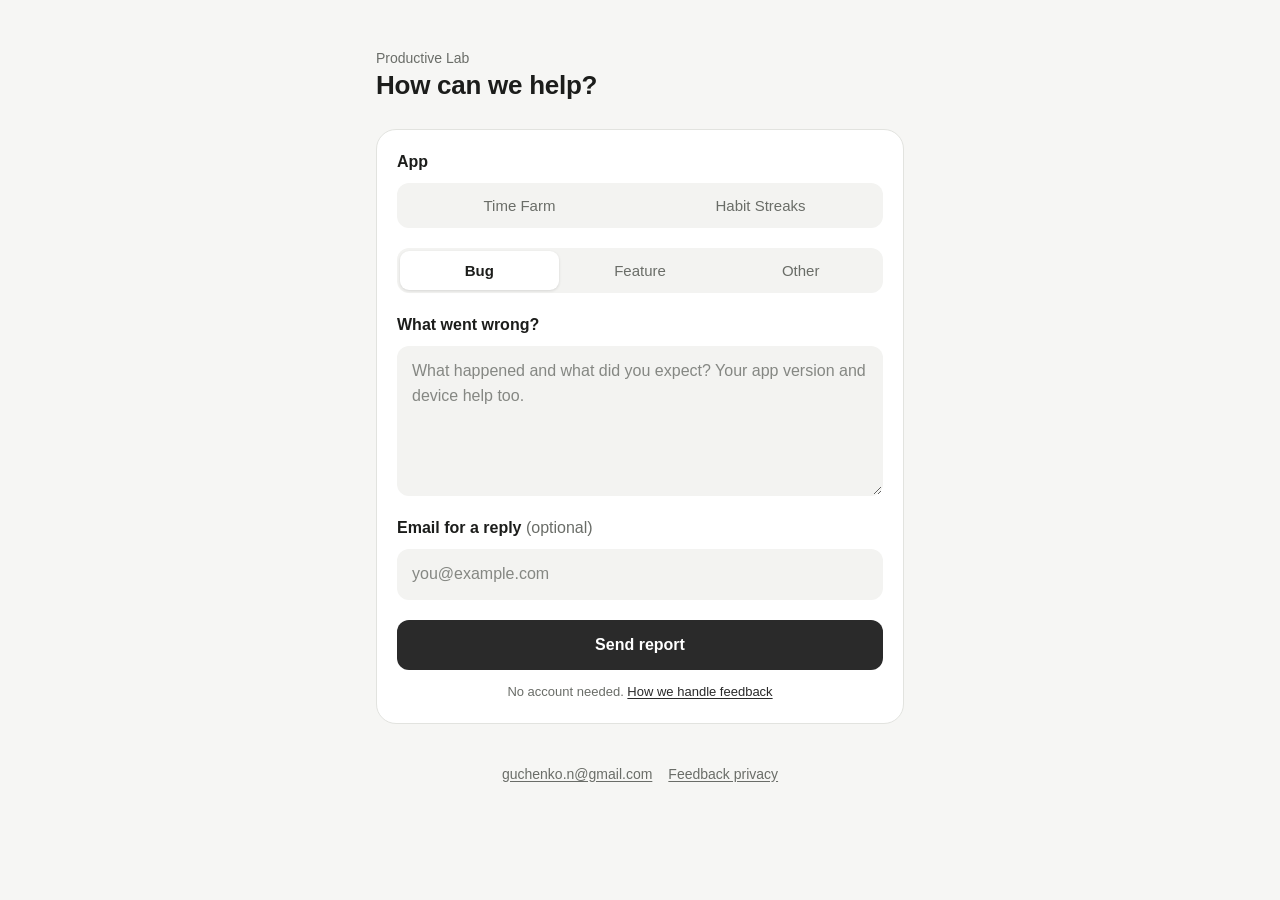
<file: docs/index.html>
<!doctype html>
<html lang="en">
<head>
<meta charset="utf-8">
<meta name="viewport" content="width=device-width,initial-scale=1">
<title>Support</title>
<meta name="description" content="Report a bug, request a feature or contact the developer of Time Farm and Habit Streaks.">
<link rel="stylesheet" href="assets/support.css">
<script>
  // Theme the page before first paint, so the right colors and FAQ show at once.
  (function (params) {
    var app = params.get('app');
    if (app === 'time-farm' || app === 'habit-streaks') document.documentElement.dataset.app = app;
  })(new URLSearchParams(location.search));
</script>
</head>
<body>
<main>
  <header class="brand">
    <img id="app-icon" alt="" width="56" height="56">
    <div>
      <p id="app-name">Productive Lab</p>
      <h1>How can we help?</h1>
    </div>
  </header>

  <form id="feedback-form" class="card" novalidate>
    <fieldset id="feedback-fields">
      <div id="app-picker" class="field" hidden>
        <span class="label" id="app-picker-label">App</span>
        <div class="seg" role="radiogroup" aria-labelledby="app-picker-label">
          <input type="radio" name="appChoice" id="app-time-farm" value="time-farm"><label for="app-time-farm">Time Farm</label>
          <input type="radio" name="appChoice" id="app-habit-streaks" value="habit-streaks"><label for="app-habit-streaks">Habit Streaks</label>
        </div>
      </div>

      <div class="field">
        <div class="seg" role="radiogroup" aria-label="Type of message">
          <input type="radio" name="type" id="type-bug" value="bug" checked><label for="type-bug">Bug</label>
          <input type="radio" name="type" id="type-feature" value="feature"><label for="type-feature">Feature</label>
          <input type="radio" name="type" id="type-other" value="other"><label for="type-other">Other</label>
        </div>
      </div>

      <div class="field">
        <label class="label" for="feedback-message" id="message-label">What went wrong?</label>
        <textarea id="feedback-message" name="message" minlength="10" maxlength="3000" required
          placeholder="What happened and what did you expect? Your app version and device help too."></textarea>
      </div>

      <div class="field">
        <label class="label" for="feedback-email">Email for a reply <span class="optional">(optional)</span></label>
        <input id="feedback-email" name="replyEmail" type="email" autocomplete="email" maxlength="254" placeholder="you@example.com">
      </div>

      <div class="trap" aria-hidden="true"><label for="feedback-website">Leave this field empty</label><input id="feedback-website" name="website" tabindex="-1" autocomplete="off"></div>

      <button id="feedback-submit" class="submit" type="submit" disabled>Send report</button>
      <p class="note">No account needed. <a href="privacy.html">How we handle feedback</a></p>
      <p id="feedback-status" class="status" role="status" aria-live="polite"></p>
    </fieldset>

    <div id="feedback-done" class="done" hidden tabindex="-1">
      <span class="check" aria-hidden="true"><svg viewBox="0 0 24 24"><path d="M20 6 9 17l-5-5"/></svg></span>
      <h2>Thanks, message sent</h2>
      <p>If you left an email, we’ll reply there.</p>
      <button id="feedback-again" class="link-button" type="button">Send another</button>
    </div>

    <noscript><p>The form needs JavaScript. You can email <a href="mailto:guchenko.n@gmail.com">guchenko.n@gmail.com</a> instead.</p></noscript>
  </form>

  <section data-time-farm-only aria-labelledby="faq-title">
    <h2 id="faq-title">Common questions</h2>
    <details>
      <summary>Pro doesn’t show up after purchase</summary>
      <p>Open the Pro screen and tap Restore purchases with the Apple account you bought it with. Subscriptions are managed in iOS Settings → your name → Subscriptions.</p>
    </details>
    <details>
      <summary>A reward is waiting to sync</summary>
      <p>Stay signed in to the same account, go online and tap Retry on the focus screen. The reward is kept on this device until it syncs, so don’t delete the app meanwhile.</p>
    </details>
    <details>
      <summary>How do I delete my account?</summary>
      <p>Use account settings in the app. Deleting the account doesn’t cancel an Apple subscription.</p>
    </details>
    <details>
      <summary>Reminders and notifications</summary>
      <p>Turn focus reminders on or off in account settings. Notification permission is in iOS Settings → Notifications → Time Farm.</p>
    </details>
    <details>
      <summary>Access or delete my data</summary>
      <p>Email us from your account address. Details are in the <a href="https://timefarm.productive-lab.com/privacy/">privacy policy</a>.</p>
    </details>
  </section>

  <footer>
    <a data-contact href="mailto:guchenko.n@gmail.com">guchenko.n@gmail.com</a>
    <a href="privacy.html">Feedback privacy</a>
    <a data-time-farm-only href="https://timefarm.productive-lab.com/privacy/">Time Farm privacy policy</a>
  </footer>
</main>
<script src="assets/config.js"></script>
<script src="assets/feedback.js"></script>
</body>
</html>
</file>
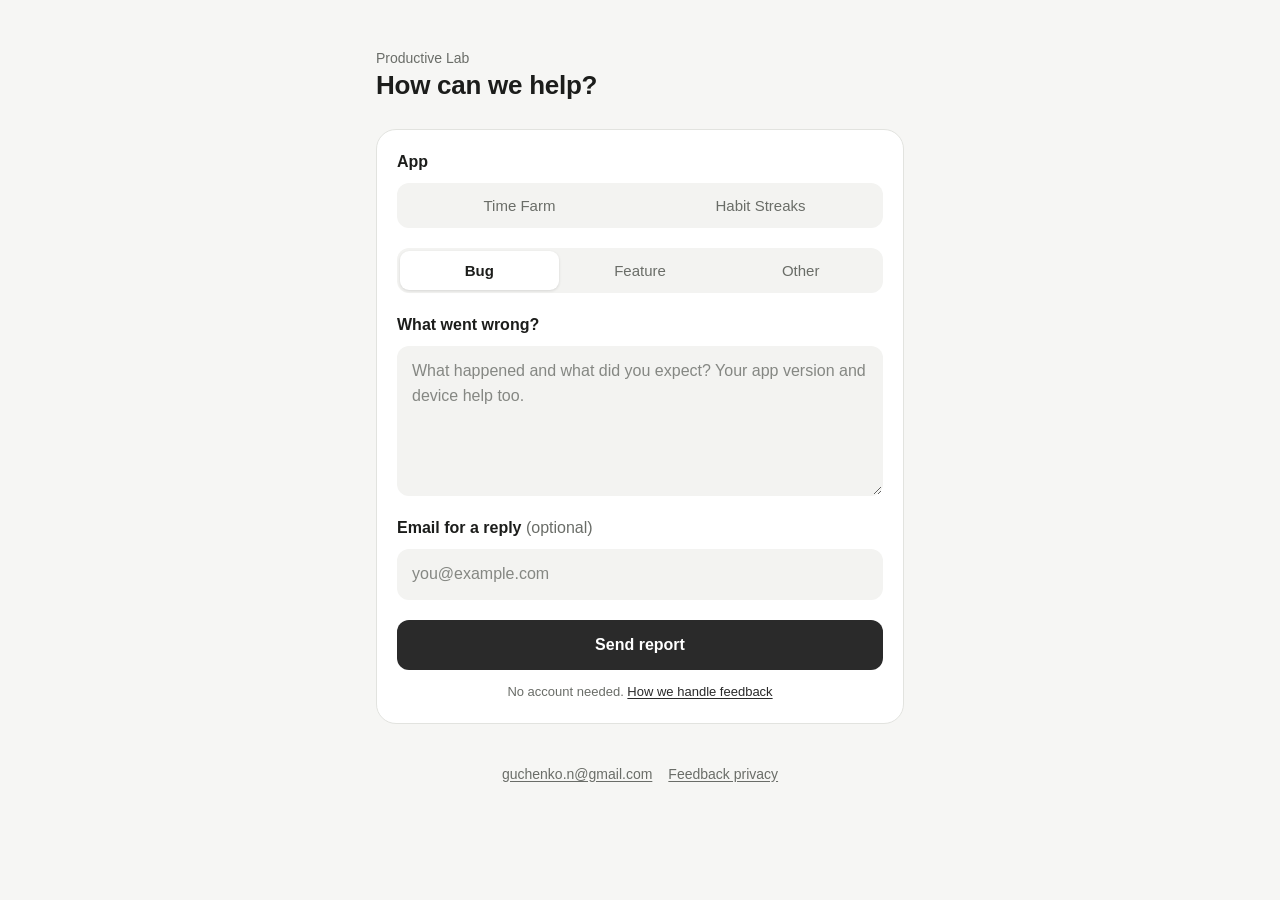
<file: docs/support/index.html>
<!doctype html><html lang="en"><meta charset="utf-8"><meta name="viewport" content="width=device-width,initial-scale=1"><title>Support</title><p>Opening <a id="support-link" href="../">support</a>…</p><script>var q=location.search;var target='../'+q;document.getElementById('support-link').href=target;location.replace(target);</script></html>
</file>
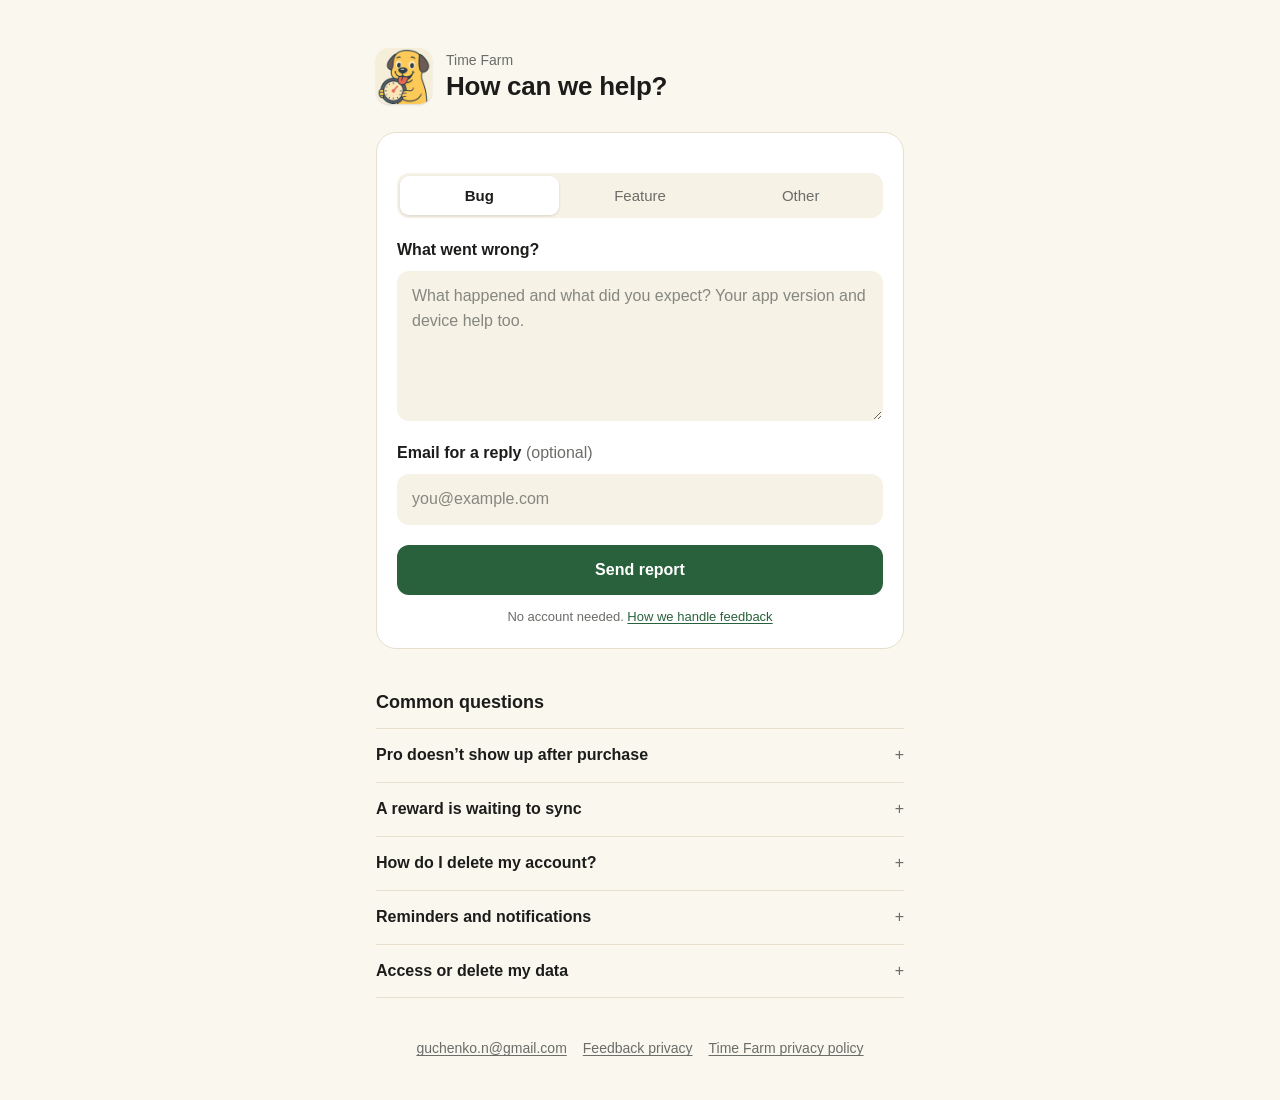
<file: docs/time-farm/support/index.html>
<!doctype html><html lang="en"><meta charset="utf-8"><meta name="viewport" content="width=device-width,initial-scale=1"><title>Time Farm support</title><p>Opening <a id="support-link" href="../../?app=time-farm">Time Farm support</a>…</p><script>var query=new URLSearchParams(location.search);if(!query.has('app'))query.set('app','time-farm');var target='../../?'+query.toString();document.getElementById('support-link').href=target;location.replace(target);</script></html>
</file>
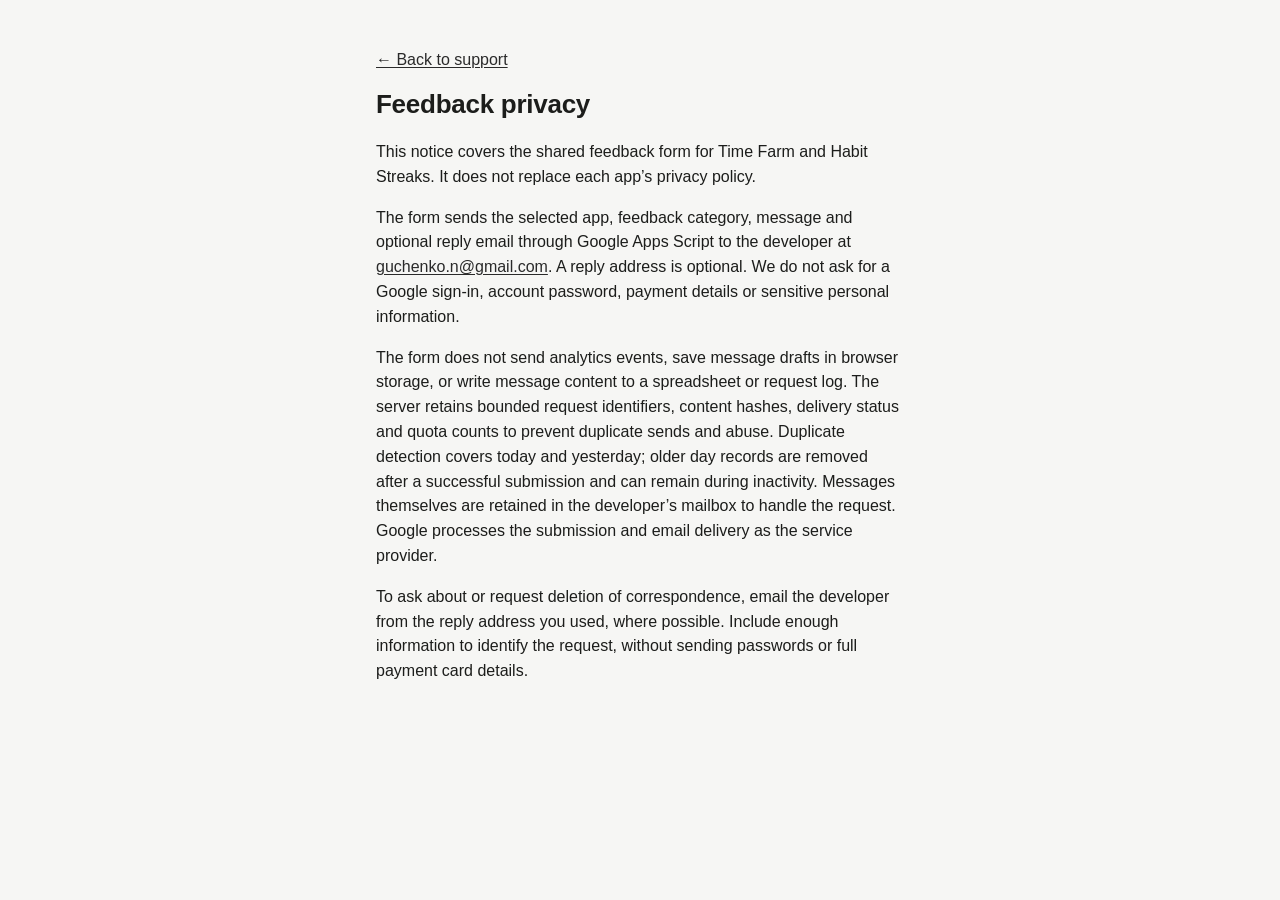
<file: docs/privacy.html>
<!doctype html>
<html lang="en">
<head>
<meta charset="utf-8">
<meta name="viewport" content="width=device-width,initial-scale=1">
<title>Feedback privacy</title>
<link rel="stylesheet" href="assets/support.css">
</head>
<body>
<main class="prose">
  <a href="./" onclick="if (history.length > 1 && document.referrer.indexOf(location.host) >= 0) { history.back(); return false; }">← Back to support</a>
  <h1>Feedback privacy</h1>
  <p>This notice covers the shared feedback form for Time Farm and Habit Streaks. It does not replace each app’s privacy policy.</p>
  <p>The form sends the selected app, feedback category, message and optional reply email through Google Apps Script to the developer at <a href="mailto:guchenko.n@gmail.com">guchenko.n@gmail.com</a>. A reply address is optional. We do not ask for a Google sign-in, account password, payment details or sensitive personal information.</p>
  <p>The form does not send analytics events, save message drafts in browser storage, or write message content to a spreadsheet or request log. The server retains bounded request identifiers, content hashes, delivery status and quota counts to prevent duplicate sends and abuse. Duplicate detection covers today and yesterday; older day records are removed after a successful submission and can remain during inactivity. Messages themselves are retained in the developer’s mailbox to handle the request. Google processes the submission and email delivery as the service provider.</p>
  <p>To ask about or request deletion of correspondence, email the developer from the reply address you used, where possible. Include enough information to identify the request, without sending passwords or full payment card details.</p>
</main>
</body>
</html>
</file>
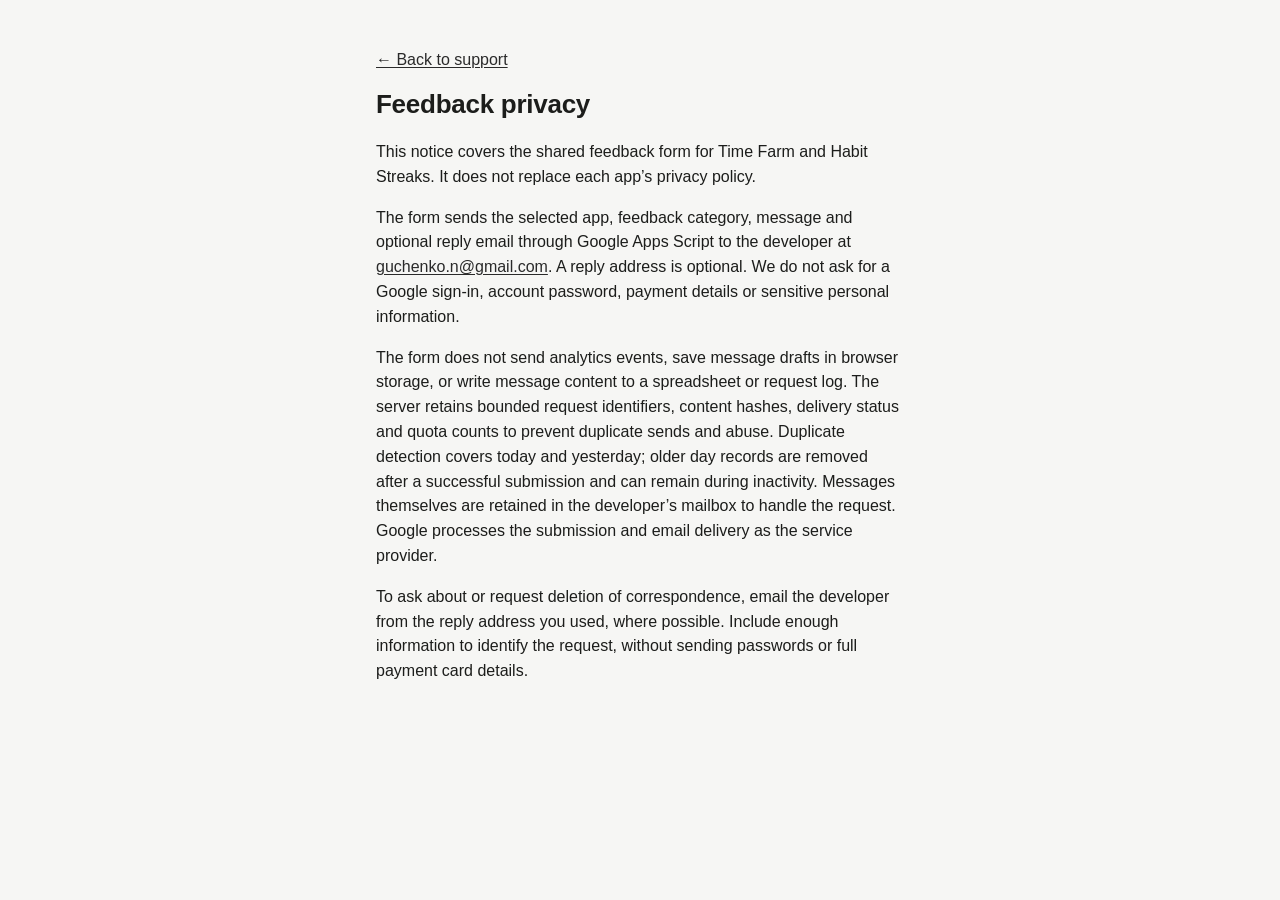
<file: docs/support/privacy.html>
<!doctype html><html lang="en"><meta charset="utf-8"><meta name="viewport" content="width=device-width,initial-scale=1"><title>Feedback privacy</title><meta http-equiv="refresh" content="0; url=../privacy.html"><p>Moved to <a href="../privacy.html">Feedback privacy</a>.</p></html>
</file>
<file: docs/assets/support.css>
:root {
  --bg: #f6f6f4; --surface: #fff; --text: #1c1d1b; --muted: #6a6d68; --border: #e2e3df;
  --field: #f3f3f1; --accent: #2a2a2a; --accent-ink: #fff; --link: #2a2a2a;
  --danger: #b3261e; --ok: #1f7a3f;
  color-scheme: light;
}
:root[data-app="time-farm"] { --bg: #faf7ee; --border: #e6e0cd; --field: #f6f2e6; --accent: #29613c; --link: #29613c; }
:root[data-app="habit-streaks"] { --bg: #fffdfb; --border: #ece8e2; --field: #f5f3f0; --accent: #f6c227; --accent-ink: #241c05; --link: #9a5a00; }
@media (prefers-color-scheme: dark) {
  :root:not([data-theme="light"]) {
    --bg: #111211; --surface: #1c1d1b; --text: #ecedea; --muted: #a2a59f; --border: #2e302c;
    --field: #252724; --accent: #f1f1ef; --accent-ink: #111; --link: #f1f1ef;
    --danger: #ff8a80; --ok: #7fd49a; color-scheme: dark;
  }
  :root[data-app="time-farm"]:not([data-theme="light"]) { --bg: #131711; --surface: #1d221b; --border: #2f362c; --field: #262c24; --accent: #8fcf9c; --accent-ink: #0f2414; --link: #8fcf9c; }
  :root[data-app="habit-streaks"]:not([data-theme="light"]) { --bg: #000; --surface: #1c1c1e; --border: #2c2c2e; --field: #2c2c2e; --accent: #e8b93e; --accent-ink: #241c05; --link: #e8b93e; }
}

* { box-sizing: border-box; }
html { -webkit-text-size-adjust: 100%; }
body { margin: 0; background: var(--bg); color: var(--text); font: 16px/1.55 -apple-system, BlinkMacSystemFont, "Segoe UI", Roboto, sans-serif; }
a { color: var(--link); text-underline-offset: 2px; }
main { max-width: 560px; margin: 0 auto; padding: 48px 16px 40px; }
[hidden] { display: none !important; }
:root:not([data-app="time-farm"]) [data-time-farm-only] { display: none !important; }

.brand { display: flex; align-items: center; gap: 14px; margin-bottom: 28px; }
.brand img { width: 56px; height: 56px; border-radius: 13px; box-shadow: 0 1px 2px rgb(0 0 0 / .12); }
:root:not([data-app]) .brand img { display: none; }
.brand p { margin: 0; color: var(--muted); font-size: 14px; }
h1 { margin: 0; font-size: 26px; line-height: 1.2; letter-spacing: -.01em; }
h2 { font-size: 18px; margin: 40px 0 12px; }

.card { background: var(--surface); border: 1px solid var(--border); border-radius: 20px; padding: 20px; }
fieldset { border: 0; margin: 0; padding: 0; min-width: 0; }
.field { margin-top: 20px; }
.field:first-child { margin-top: 0; }
.label { display: block; font-weight: 600; margin-bottom: 8px; }
.optional { color: var(--muted); font-weight: 400; }

.seg { display: grid; grid-auto-flow: column; grid-auto-columns: 1fr; gap: 2px; padding: 3px; background: var(--field); border-radius: 12px; }
.seg input { position: absolute; opacity: 0; pointer-events: none; }
.seg label { text-align: center; padding: 8px 6px; border-radius: 9px; font-size: 15px; font-weight: 500; color: var(--muted); cursor: pointer; user-select: none; transition: background .15s, color .15s; }
.seg input:checked + label { background: var(--surface); color: var(--text); font-weight: 600; box-shadow: 0 1px 3px rgb(0 0 0 / .12); }
.seg input:focus-visible + label { outline: 2px solid var(--link); outline-offset: 1px; }

textarea, input[type="email"] { display: block; width: 100%; font: inherit; color: var(--text); background: var(--field); border: 1px solid transparent; border-radius: 12px; padding: 12px 14px; }
textarea { min-height: 150px; resize: vertical; }
textarea::placeholder, input::placeholder { color: var(--muted); opacity: .8; }
textarea:focus, input[type="email"]:focus { outline: none; border-color: var(--link); background: var(--surface); }

.submit { display: block; width: 100%; margin-top: 20px; padding: 13px; font: inherit; font-weight: 600; color: var(--accent-ink); background: var(--accent); border: 0; border-radius: 12px; cursor: pointer; }
.submit:disabled { opacity: .5; cursor: default; }
.submit:focus-visible { outline: 2px solid var(--link); outline-offset: 2px; }
.note { margin: 12px 0 0; color: var(--muted); font-size: 13px; text-align: center; }
.status { margin: 12px 0 0; font-size: 14px; text-align: center; }
.status:empty { display: none; }
.status.error { color: var(--danger); }

.done { text-align: center; padding: 24px 0 8px; }
.done .check { display: inline-grid; place-items: center; width: 52px; height: 52px; border-radius: 50%; background: var(--accent); color: var(--accent-ink); }
.done .check svg { width: 26px; height: 26px; fill: none; stroke: currentColor; stroke-width: 2.5; stroke-linecap: round; stroke-linejoin: round; }
.done h2 { margin: 14px 0 4px; }
.done p { margin: 0 0 18px; color: var(--muted); }
.link-button { font: inherit; color: var(--link); background: none; border: 0; padding: 4px; cursor: pointer; text-decoration: underline; text-underline-offset: 2px; }

details { border-top: 1px solid var(--border); }
details:last-of-type { border-bottom: 1px solid var(--border); }
summary { padding: 14px 0; font-weight: 600; cursor: pointer; list-style: none; display: flex; justify-content: space-between; gap: 12px; }
summary::-webkit-details-marker { display: none; }
summary::after { content: "+"; color: var(--muted); font-weight: 400; }
details[open] summary::after { content: "−"; }
details p { margin: 0 0 14px; color: var(--muted); }

footer { margin-top: 40px; color: var(--muted); font-size: 14px; display: flex; flex-wrap: wrap; gap: 6px 16px; justify-content: center; }
footer a { color: inherit; }

.prose h1 { margin: 16px 0 20px; }
.prose p { color: var(--text); }
.trap { position: absolute; left: -10000px; width: 1px; height: 1px; overflow: hidden; }

@media (max-width: 420px) { main { padding-top: 32px; } .card { padding: 16px; border-radius: 18px; } h1 { font-size: 23px; } }
</file>
